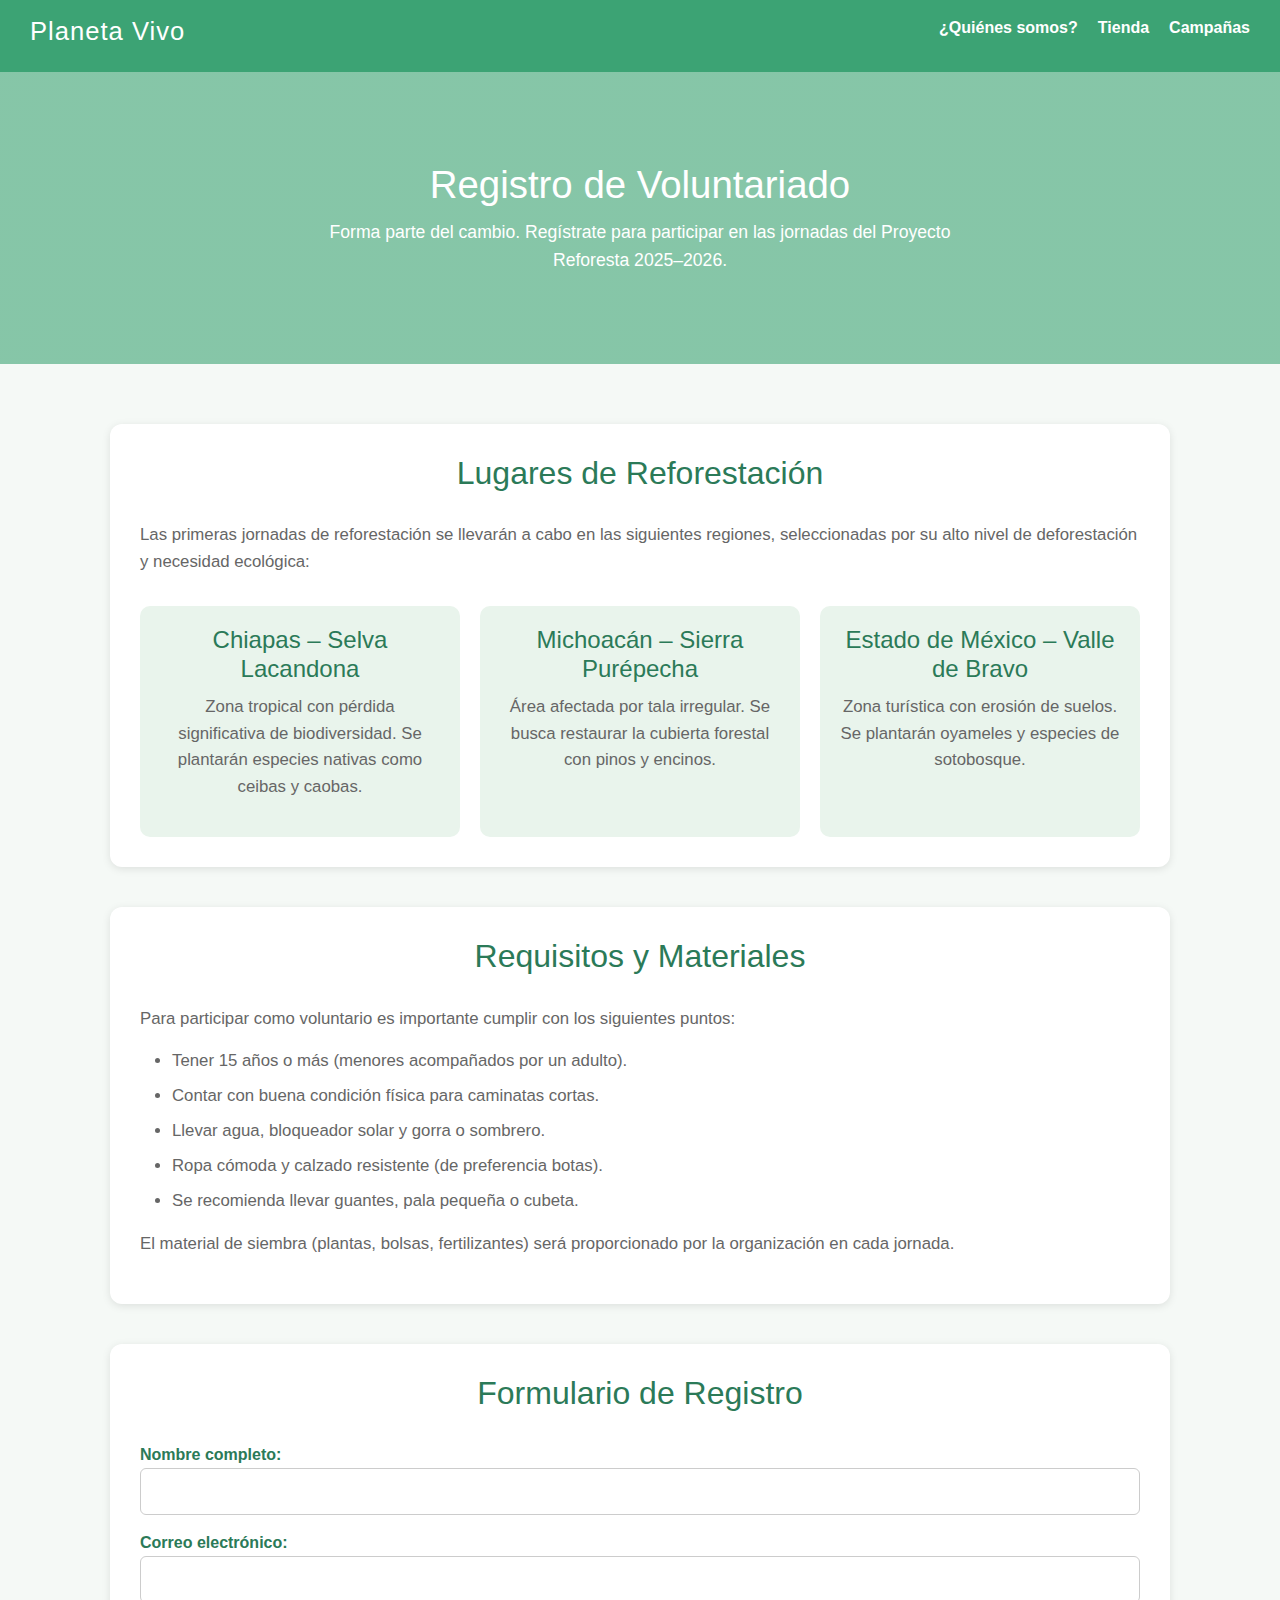
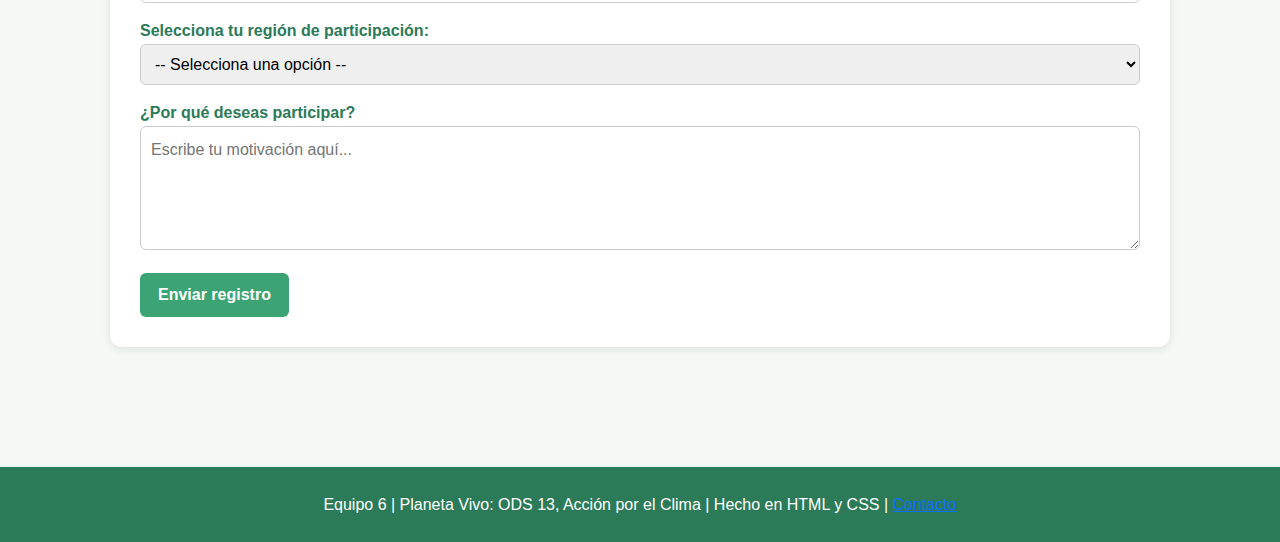
<file: actua.html>
<!DOCTYPE html>
<html lang="es">
<head>
  <meta charset="UTF-8">
  <meta name="viewport" content="width=device-width, initial-scale=1.0">
  <title>Registro – Proyecto Reforesta 2025–2026</title>
  <link href="https://cdn.jsdelivr.net/npm/bootstrap@5.3.2/dist/css/bootstrap.min.css" rel="stylesheet">
  <style>
    :root {
      --verde-principal: #3ca374;
      --verde-oscuro: #2b7a58;
      --fondo: #f5f9f6;
      --texto: #333;
      --blanco: #fff;
      --gris: #666;
    }

    * { margin: 0; padding: 0; box-sizing: border-box; font-family: 'Segoe UI', sans-serif; }

    body {
      background-color: var(--fondo);
      color: var(--texto);
      line-height: 1.6;
    }

    header {
      background-color: var(--verde-principal);
      color: var(--blanco);
      padding: 15px 30px;
      display: flex;
      justify-content: space-between;
      align-items: center;
      flex-wrap: wrap;
    }

    header h1 { font-size: 1.6em; letter-spacing: 1px; }

    nav ul { display: flex; list-style: none; gap: 20px; }

    nav a {
      color: var(--blanco);
      text-decoration: none;
      font-weight: bold;
      transition: 0.3s;
    }

    nav a:hover { text-decoration: underline; }

    .hero {
      background: linear-gradient(rgba(60,163,116,0.6), rgba(60,163,116,0.6)),
                  url('https://images.unsplash.com/photo-1523978591478-c753949ff840?auto=format&fit=crop&w=1200&q=60') center/cover;
      color: var(--blanco);
      text-align: center;
      padding: 90px 20px;
    }

    .hero h2 { font-size: 2.4em; margin-bottom: 10px; }
    .hero p { max-width: 700px; margin: 0 auto; font-size: 1.1em; }

    .contenido {
      max-width: 1100px;
      margin: 0 auto;
      padding: 60px 20px;
    }

    h2.seccion {
      text-align: center;
      color: var(--verde-oscuro);
      margin-bottom: 30px;
      font-size: 2em;
    }

    .info {
      background-color: var(--blanco);
      border-radius: 12px;
      box-shadow: 0 2px 8px rgba(0,0,0,0.1);
      padding: 30px;
      margin-bottom: 40px;
    }

    .info p, .info ul {
      color: var(--gris);
      font-size: 1.05em;
    }

    .info ul li {
      margin-bottom: 8px;
    }

    .lugares {
      display: grid;
      grid-template-columns: repeat(auto-fit, minmax(260px, 1fr));
      gap: 20px;
      margin-top: 30px;
    }

    .card-lugar {
      background-color: #e9f4ec;
      border-radius: 10px;
      padding: 20px;
      text-align: center;
    }

    .card-lugar h4 {
      color: var(--verde-oscuro);
      margin-bottom: 10px;
    }

    .formulario {
      background-color: var(--blanco);
      border-radius: 12px;
      box-shadow: 0 2px 8px rgba(0,0,0,0.1);
      padding: 30px;
    }

    label {
      font-weight: bold;
      color: var(--verde-oscuro);
    }

    input, select, textarea {
      width: 100%;
      padding: 10px;
      border: 1px solid #ccc;
      border-radius: 6px;
      margin-bottom: 15px;
      font-size: 1em;
    }

    .btn {
      display: inline-block;
      padding: 10px 18px;
      background-color: var(--verde-principal);
      color: var(--blanco);
      border-radius: 6px;
      text-decoration: none;
      font-weight: bold;
      transition: background 0.3s;
      border: none;
      cursor: pointer;
    }

    .btn:hover { background-color: var(--verde-oscuro); }

    footer {
      background-color: var(--verde-oscuro);
      color: var(--blanco);
      text-align: center;
      padding: 25px 10px;
      margin-top: 60px;
    }
  </style>
</head>
<body>

  <header>
    <h1>Planeta Vivo</h1>
    <nav>
      <ul>
        <li><a href="index.html">¿Quiénes somos?</a></li>
        <li><a href="index2.html">Tienda</a></li>
        <li><a href="index3.html">Campañas</a></li>
      </ul>
    </nav>
  </header>

  <section class="hero">
    <h2>Registro de Voluntariado</h2>
    <p>Forma parte del cambio. Regístrate para participar en las jornadas del Proyecto Reforesta 2025–2026.</p>
  </section>

  <section class="contenido">
    <div class="info">
      <h2 class="seccion">Lugares de Reforestación</h2>
      <p>Las primeras jornadas de reforestación se llevarán a cabo en las siguientes regiones, seleccionadas por su alto nivel de deforestación y necesidad ecológica:</p>

      <div class="lugares">
        <div class="card-lugar">
          <h4>Chiapas – Selva Lacandona</h4>
          <p>Zona tropical con pérdida significativa de biodiversidad. Se plantarán especies nativas como ceibas y caobas.</p>
        </div>
        <div class="card-lugar">
          <h4>Michoacán – Sierra Purépecha</h4>
          <p>Área afectada por tala irregular. Se busca restaurar la cubierta forestal con pinos y encinos.</p>
        </div>
        <div class="card-lugar">
          <h4>Estado de México – Valle de Bravo</h4>
          <p>Zona turística con erosión de suelos. Se plantarán oyameles y especies de sotobosque.</p>
        </div>
      </div>
    </div>

    <div class="info">
      <h2 class="seccion">Requisitos y Materiales</h2>
      <p>Para participar como voluntario es importante cumplir con los siguientes puntos:</p>
      <ul>
        <li>Tener 15 años o más (menores acompañados por un adulto).</li>
        <li>Contar con buena condición física para caminatas cortas.</li>
        <li>Llevar agua, bloqueador solar y gorra o sombrero.</li>
        <li>Ropa cómoda y calzado resistente (de preferencia botas).</li>
        <li>Se recomienda llevar guantes, pala pequeña o cubeta.</li>
      </ul>
      <p>El material de siembra (plantas, bolsas, fertilizantes) será proporcionado por la organización en cada jornada.</p>
    </div>

    <div class="formulario">
      <h2 class="seccion">Formulario de Registro</h2>
      <form>
        <label for="nombre">Nombre completo:</label>
        <input type="text" id="nombre" name="nombre" required>

        <label for="correo">Correo electrónico:</label>
        <input type="email" id="correo" name="correo" required>

        <label for="region">Selecciona tu región de participación:</label>
        <select id="region" name="region" required>
          <option value="">-- Selecciona una opción --</option>
          <option value="chiapas">Chiapas – Selva Lacandona</option>
          <option value="michoacan">Michoacán – Sierra Purépecha</option>
          <option value="edomex">Estado de México – Valle de Bravo</option>
        </select>

        <label for="mensaje">¿Por qué deseas participar?</label>
        <textarea id="mensaje" name="mensaje" rows="4" placeholder="Escribe tu motivación aquí..."></textarea>

        <button type="submit" class="btn">Enviar registro</button>
      </form>
    </div>
  </section>

   <footer>
    Equipo 6 | Planeta Vivo: ODS 13, Acción por el Clima | Hecho en HTML y CSS | <a href="contacto.html">Contacto</a>
  </footer>
</body>
</html>
</file>
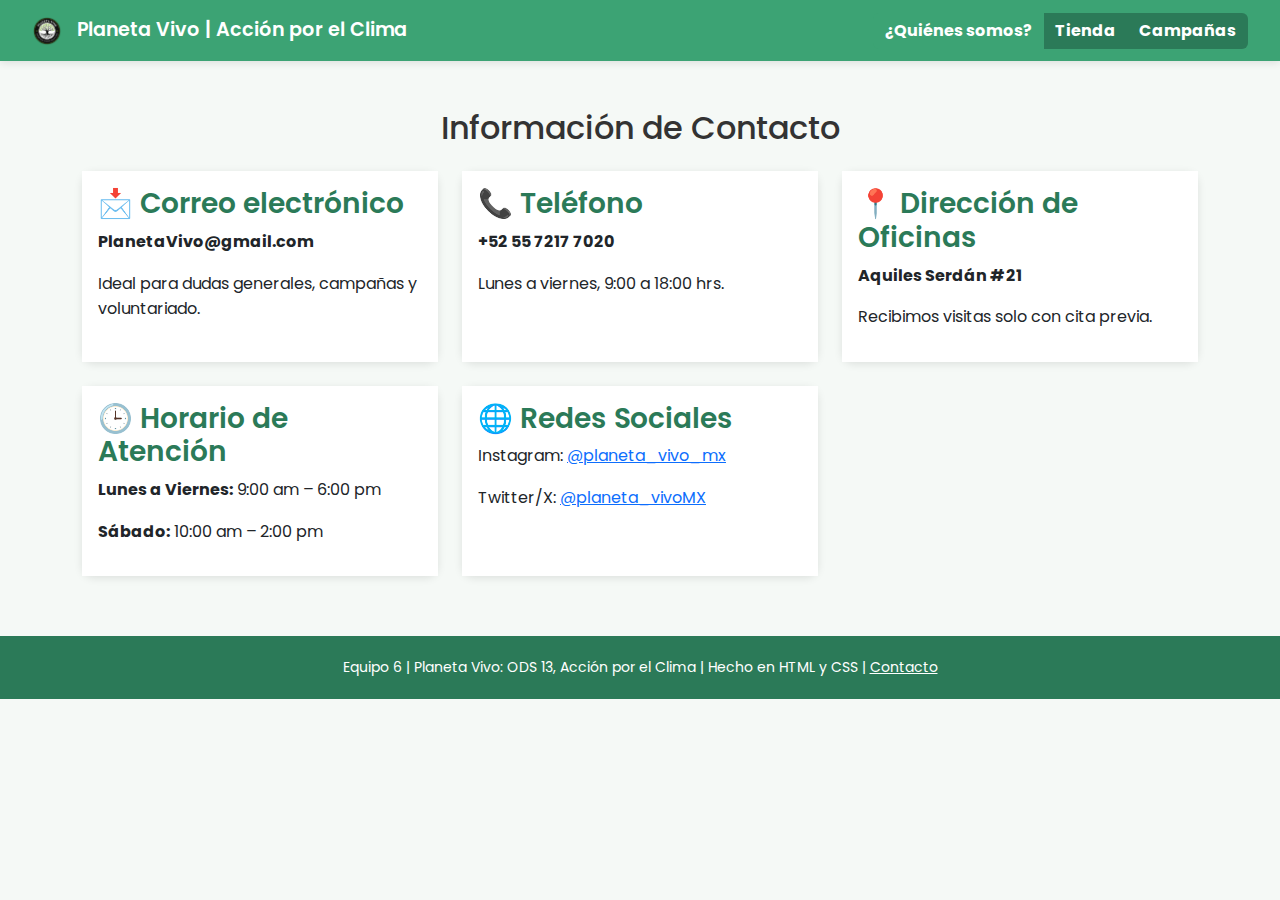
<file: contacto.html>
<!DOCTYPE html>
<html lang="es">
<head>
  <meta charset="UTF-8">
  <meta name="viewport" content="width=device-width, initial-scale=1.0">
  <title>Planeta Vivo | Agenda 2030 - Acción por el Clima</title>
  <link rel="icon" href="logo 1.png" type="image/png">

  <!-- Bootstrap -->
  <link href="https://cdn.jsdelivr.net/npm/bootstrap@5.3.8/dist/css/bootstrap.min.css" rel="stylesheet">
  <script src="https://cdn.jsdelivr.net/npm/bootstrap@5.3.8/dist/js/bootstrap.bundle.min.js"></script>

  <!-- Fuente moderna -->
  <link href="https://fonts.googleapis.com/css2?family=Poppins:wght@400;600&display=swap" rel="stylesheet">

  <style>
    :root {
      --verde-principal: #3ca374;
      --verde-oscuro: #2b7a58;
      --fondo: #f5f9f6;
      --texto: #333;
      --blanco: #fff;
    }

    body {
      background-color: var(--fondo);
      color: var(--texto);
      font-family: 'Poppins', sans-serif;
      line-height: 1.6;
    }

    /* Navbar */
    .navbar {
      background-color: var(--verde-principal) !important;
      padding: 10px 20px;
      box-shadow: 0 2px 8px rgba(0,0,0,0.1);
    }

    .navbar-brand {
      color: var(--blanco) !important;
      font-weight: 600;
      font-size: 1.2rem;
    }

    .navbar-brand img {
      margin-right: 10px;
    }

    .btn-group .btn {
      background-color: var(--verde-oscuro);
      border: none;
      color: var(--blanco);
      font-weight: bold;
      transition: 0.3s;
    }

    .btn-group .btn:hover,
    .btn-group .btn.active {
      background-color: var(--verde-principal);
    }

    /* Cards */
    .card {
      border-radius: 12px;
      border: none;
      box-shadow: 0 2px 8px rgba(0,0,0,0.1);
      height: 100%;
    }

    .card-body {
      background-color: var(--blanco);
    }

    .card-title {
      color: var(--verde-oscuro);
      font-weight: 600;
    }

    /* Footer */
    footer {
      background-color: var(--verde-oscuro);
      color: var(--blanco);
      text-align: center;
      font-size: 14px;
      padding: 20px;
      margin-top: 60px;
    }

    footer a {
      color: var(--blanco);
      text-decoration: underline;
    }
  </style>
</head>

<body>

  <!-- Navbar -->
  <nav class="navbar navbar-expand-lg">
    <div class="container-fluid">
      <a class="navbar-brand" href="#">
        <img src="logo 1.png" alt="Logo" width="30" height="30" class="d-inline-block align-text-top">
        Planeta Vivo | Acción por el Clima
      </a>

      <div class="btn-group">
        <a href="index.html" class="btn btn-primary active">¿Quiénes somos?</a>
        <a href="index2.html" class="btn btn-primary">Tienda</a>
        <a href="index3.html" class="btn btn-primary">Campañas</a>
      </div>
    </div>
  </nav>

  <!-- Contenido -->
  <section class="contenido container my-5">
    <h2 class="seccion mb-4 text-center">Información de Contacto</h2>

    <div class="row g-4">

      <!-- Card 1 -->
      <div class="col-md-6 col-lg-4">
        <div class="card h-100">
          <div class="card-body">
            <h3 class="card-title">📩 Correo electrónico</h3>
            <p><strong>PlanetaVivo@gmail.com</strong></p>
            <p>Ideal para dudas generales, campañas y voluntariado.</p>
          </div>
        </div>
      </div>

      <!-- Card 2 -->
      <div class="col-md-6 col-lg-4">
        <div class="card h-100">
          <div class="card-body">
            <h3 class="card-title">📞 Teléfono</h3>
            <p><strong>+52 55 7217 7020</strong></p>
            <p>Lunes a viernes, 9:00 a 18:00 hrs.</p>
          </div>
        </div>
      </div>

      <!-- Card 3 -->
      <div class="col-md-6 col-lg-4">
        <div class="card h-100">
          <div class="card-body">
            <h3 class="card-title">📍 Dirección de Oficinas</h3>
            <p><strong>Aquiles Serdán #21</strong></p>
            <p>Recibimos visitas solo con cita previa.</p>
          </div>
        </div>
      </div>

      <!-- Card 4 -->
      <div class="col-md-6 col-lg-4">
        <div class="card h-100">
          <div class="card-body">
            <h3 class="card-title">🕒 Horario de Atención</h3>
            <p><strong>Lunes a Viernes:</strong> 9:00 am – 6:00 pm</p>
            <p><strong>Sábado:</strong> 10:00 am – 2:00 pm</p>
          </div>
        </div>
      </div>

      <!-- Card 5 -->
      <div class="col-md-6 col-lg-4">
        <div class="card h-100">
          <div class="card-body">
            <h3 class="card-title">🌐 Redes Sociales</h3>
            <p>Instagram: <a href="https://www.instagram.com/planeta_vivo_mx/" target="_blank">@planeta_vivo_mx</a></p>
            <p>Twitter/X: <a href="https://x.com/planeta_vivoMX" target="_blank">@planeta_vivoMX</a></p>
          </div>
        </div>
      </div>

    </div>
  </section>

  <!-- Footer -->
  <footer>
    Equipo 6 | Planeta Vivo: ODS 13, Acción por el Clima | Hecho en HTML y CSS | 
    <a href="contacto.html">Contacto</a>
  </footer>

</body>
</html>
</file>
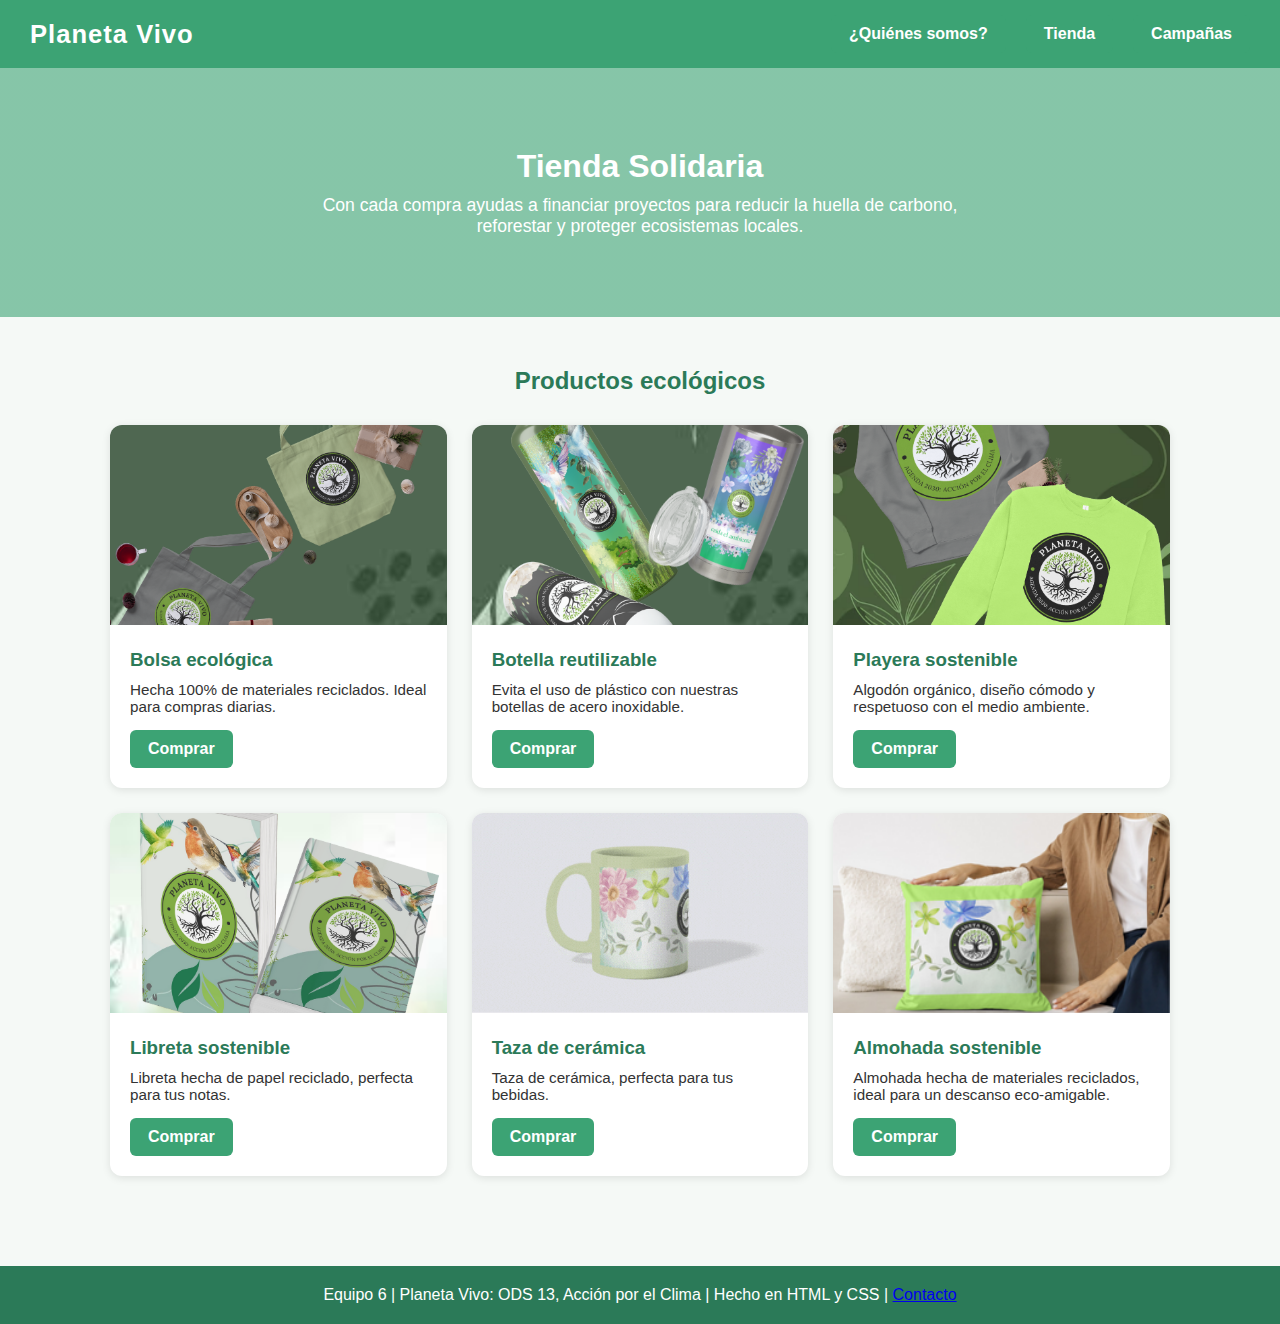
<file: index2.html>
<!DOCTYPE html>
<html lang="es">
<head>
  <meta charset="UTF-8">
  <meta name="viewport" content="width=device-width, initial-scale=1.0">
  <title>Tienda Solidaria – Planeta Vivo</title>
  <link rel="icon" href="logo 1.png" type="image/png">
  <style>
    :root {
      --verde-principal: #3ca374;
      --verde-oscuro: #2b7a58;
      --fondo: #f5f9f6;
      --texto: #333;
      --blanco: #fff;
    }

    * {
      margin: 0;
      padding: 0;
      box-sizing: border-box;
      font-family: 'Segoe UI', sans-serif;
    }

    body {
      background-color: var(--fondo);
      color: var(--texto);
    }

    header {
      background-color: var(--verde-principal);
      color: var(--blanco);
      padding: 15px 30px;
      display: flex;
      justify-content: space-between;
      align-items: center;
      flex-wrap: wrap;
    }

    header h1 {
      font-size: 1.6em;
      letter-spacing: 1px;
    }

    nav ul {
      display: flex;
      gap: 20px;
      list-style: none;
    }

    nav a {
      color: var(--blanco);
      text-decoration: none;
      font-weight: bold;
      transition: 0.3s;
    }

    nav a:hover {
      text-decoration: underline;
    }

    .hero {
      background: linear-gradient(rgba(60,163,116,0.6), rgba(60,163,116,0.6)),
                  url('https://static.vecteezy.com/system/resources/previews/006/159/188/non_2x/spring-summer-forest-trees-nature-green-wood-sunlight-backgrounds-idyllic-calm-natural-scenic-peaceful-walk-or-hike-forest-background-design-photo.jpg') center/cover;
      color: var(--blanco);
      text-align: center;
      padding: 80px 20px;
    }

    .hero h2 {
      font-size: 2em;
      margin-bottom: 10px;
    }

    .hero p {
      max-width: 700px;
      margin: 0 auto;
      font-size: 1.1em;
    }

    .productos {
      padding: 50px 20px;
      max-width: 1100px;
      margin: 0 auto;
    }

    .productos h2 {
      text-align: center;
      color: var(--verde-oscuro);
      margin-bottom: 30px;
    }

    .grid {
      display: grid;
      grid-template-columns: repeat(auto-fit, minmax(250px, 1fr));
      gap: 25px;
    }

    .producto {
      background-color: var(--blanco);
      border-radius: 12px;
      box-shadow: 0 2px 8px rgba(0,0,0,0.1);
      overflow: hidden;
    }

    .producto:hover {
      transform: translateY(-5px);
      box-shadow: 0 4px 14px rgba(0,0,0,0.15);
    }

    .producto img {
      width: 100%;
      height: 200px;
      object-fit: cover;
    }

    .info {
      padding: 20px;
    }

    .info h3 {
      color: var(--verde-oscuro);
      margin-bottom: 10px;
    }

    .info p {
      font-size: 0.95em;
      margin-bottom: 15px;
    }

    .btn {
      display: inline-block;
      padding: 10px 18px;
      background-color: var(--verde-principal);
      color: var(--blanco);
      border-radius: 6px;
      text-decoration: none;
      font-weight: bold;
    }

    .btn:hover {
      background-color: var(--verde-oscuro);
    }

    footer {
      background-color: var(--verde-oscuro);
      color: var(--blanco);
      text-align: center;
      padding: 20px 10px;
      margin-top: 40px;
    }

    footer p {
      font-size: 0.9em;
    }

    @media (max-width: 600px) {
      header {
        flex-direction: column;
        align-items: flex-start;
      }

      nav ul {
        flex-direction: column;
        margin-top: 10px;
      }
    }
  </style>
</head>
<body>

  <header>
    <h1>Planeta Vivo</h1>
    <nav>
      <ul>
          <li><a href="index.html" class="btn btn-primary active" aria-current="page">¿Quiénes somos?</a></li>
        <li><a href="index2.html" class="btn btn-primary">Tienda</a></li>
       <li><a href="index3.html" class="btn btn-primary">Campañas</a></li>
      </ul>
    </nav>
  </header>

  <section class="hero">
    <h2>Tienda Solidaria</h2>
    <p>Con cada compra ayudas a financiar proyectos para reducir la huella de carbono, reforestar y proteger ecosistemas locales.</p>
  </section>

  <section class="productos">
    <h2>Productos ecológicos</h2>
    <div class="grid">
      <div class="producto">
        <img src="1.png" alt="Bolsa ecológica">
        <div class="info">
          <h3>Bolsa ecológica</h3>
          <p>Hecha 100% de materiales reciclados. Ideal para compras diarias.</p>
          <a href="1.png" class="btn">Comprar</a>
        </div>
      </div>

      <div class="producto">
        <img src="4.png" alt="Botella reutilizable">
        <div class="info">
          <h3>Botella reutilizable</h3>
          <p>Evita el uso de plástico con nuestras botellas de acero inoxidable.</p>
          <a href="4.png" class="btn">Comprar</a>
        </div>
      </div>

      <div class="producto">
        <img src="2.png" alt="Playera sostenible">
        <div class="info">
          <h3>Playera sostenible</h3>
          <p>Algodón orgánico, diseño cómodo y respetuoso con el medio ambiente.</p>
          <a href="2.png" class="btn">Comprar</a>
        </div>
      </div>
      <div class="producto">
        <img src="3.png" alt="Playera sostenible">
        <div class="info">
          <h3>Libreta sostenible</h3>
          <p>Libreta hecha de papel reciclado, perfecta para tus notas.</p>
          <a href="3.png" class="btn">Comprar</a>
        </div>
      </div>
      <div class="producto">
        <img src="we.gif" alt="Taza de cerámica">
        <div class="info">
          <h3>Taza de cerámica</h3>
          <p>Taza de cerámica, perfecta para tus bebidas.</p>
          <a href="we.gif" class="btn">Comprar</a>
        </div>
      </div>
      <div class="producto">
        <img src="6.png" alt="Almohada sostenible">
        <div class="info">
          <h3>Almohada sostenible</h3>
          <p>Almohada hecha de materiales reciclados, ideal para un descanso eco-amigable.</p>
          <a href="6.png" class="btn">Comprar</a>
        </div>
      </div>
    </div>
  </section>

 <footer>
    Equipo 6 | Planeta Vivo: ODS 13, Acción por el Clima | Hecho en HTML y CSS | <a href="contacto.html">Contacto</a>
  </footer>
</body>

</html>
</file>
